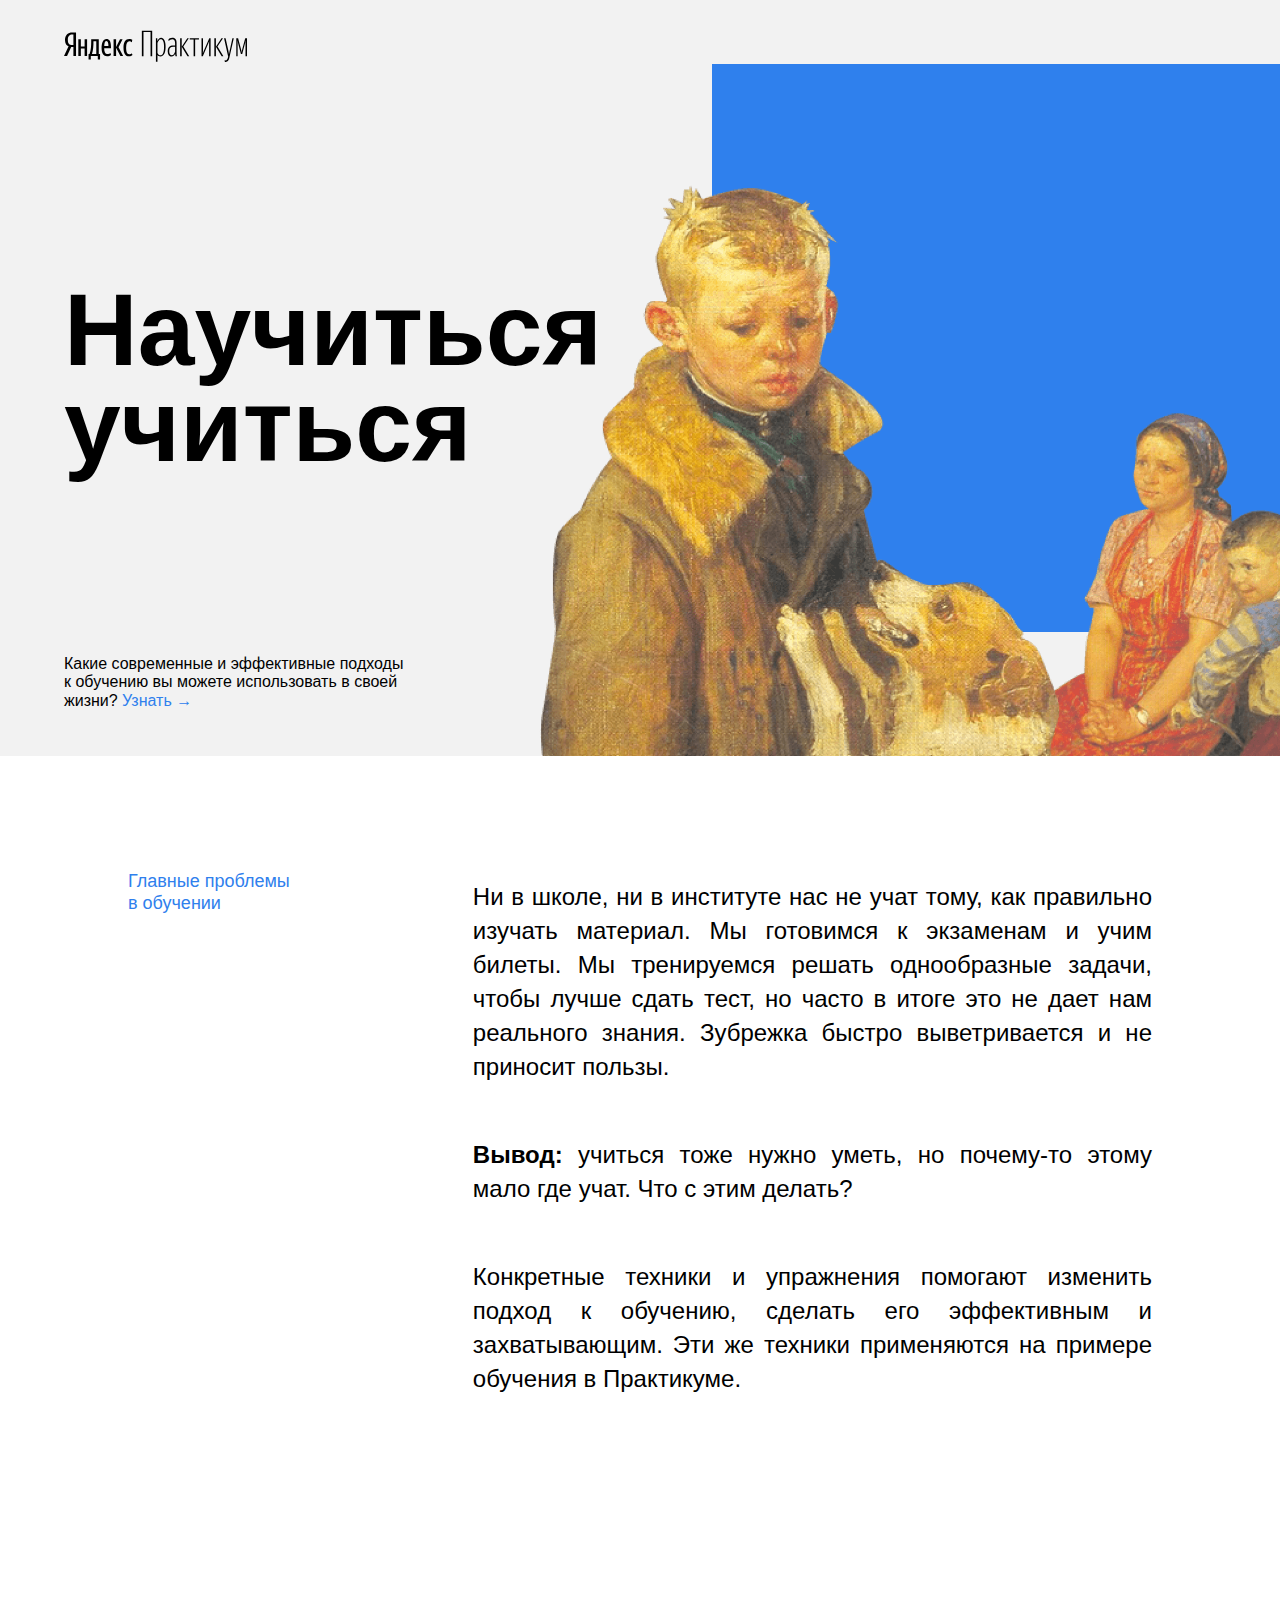
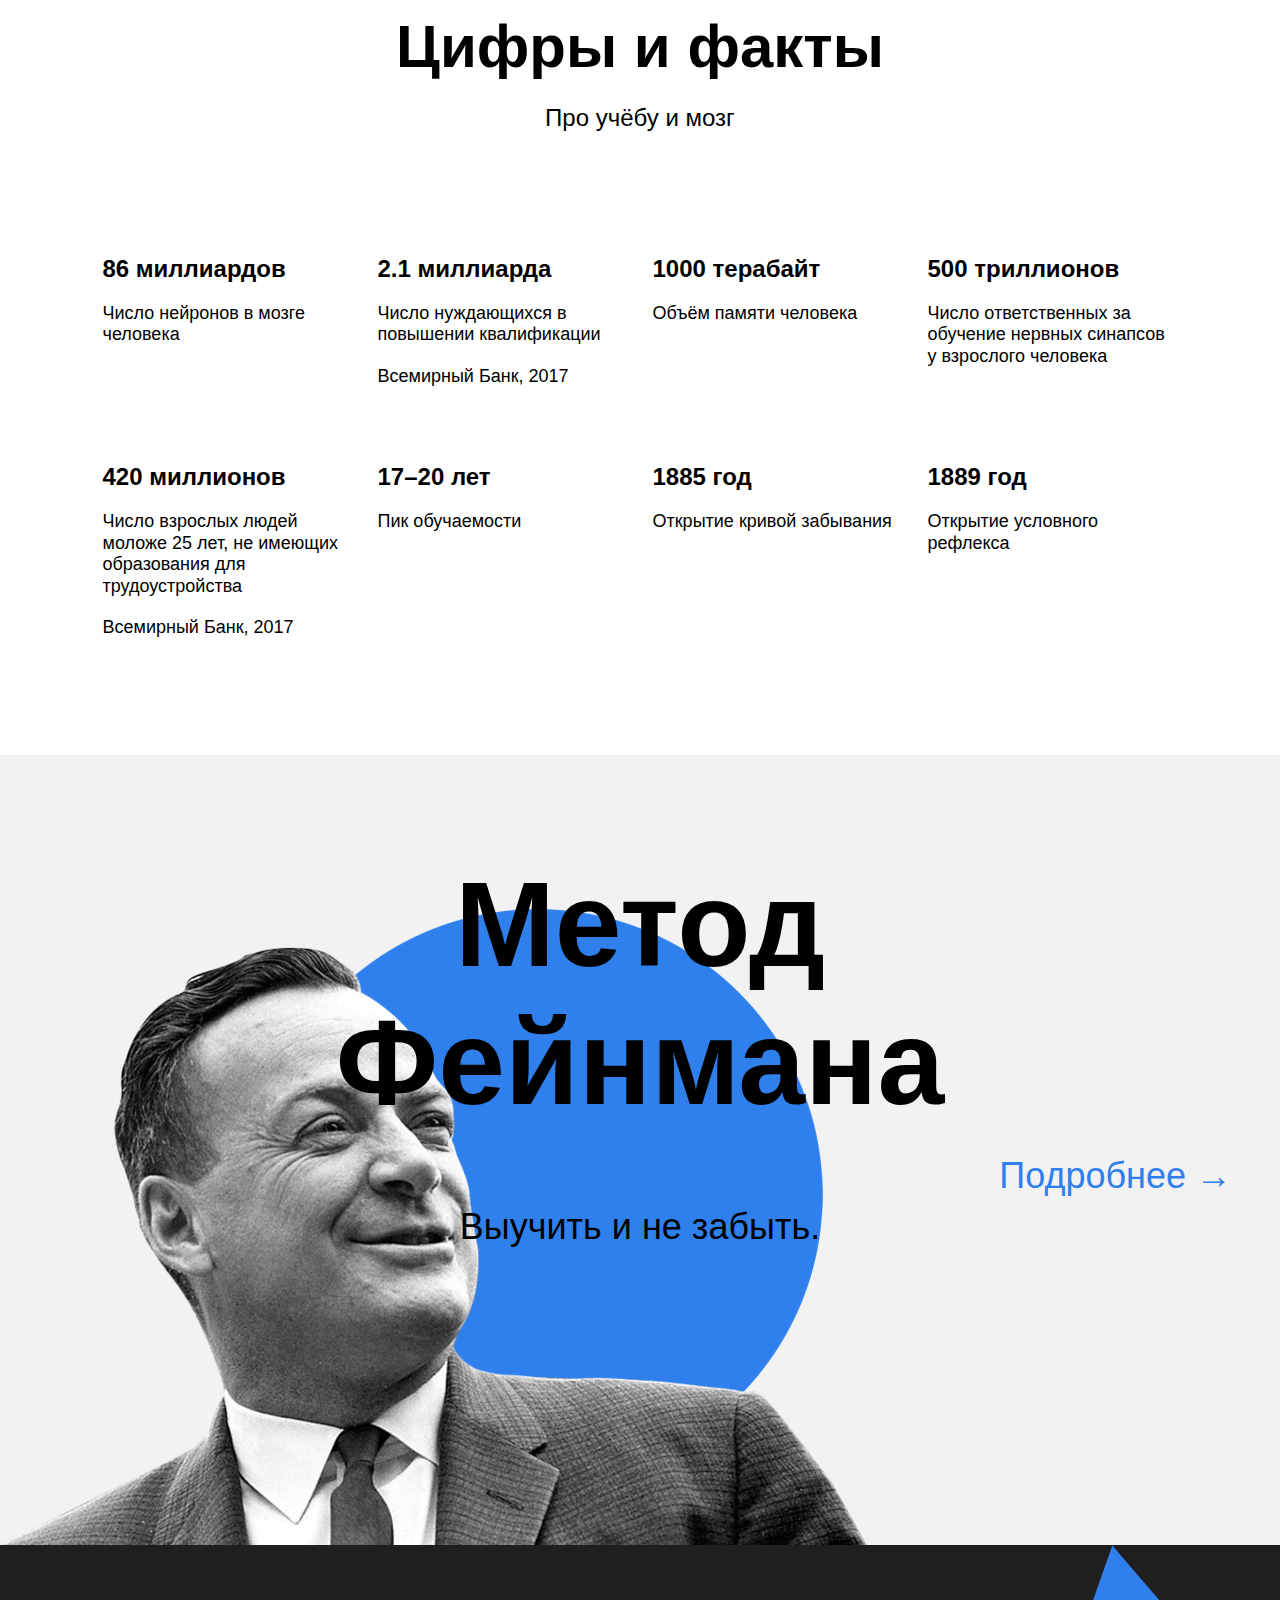
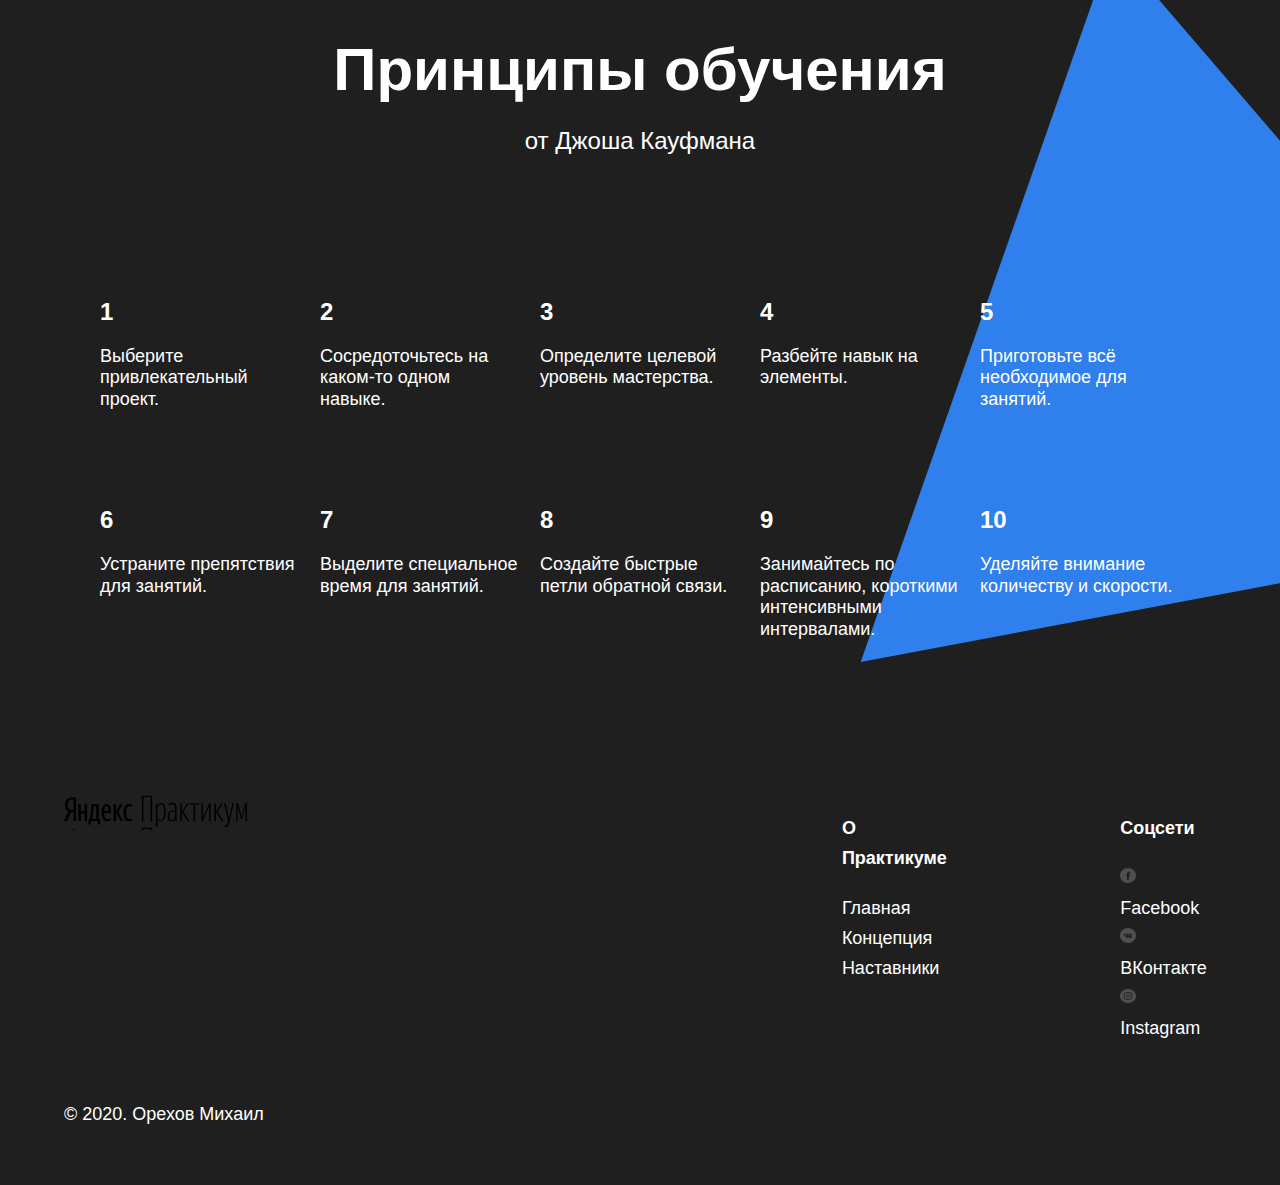
<file: index.html>
<!DOCTYPE html>
<html lang="ru">

<head>
  <meta charset="UTF-8">
  <meta name="viewport" content="width=device-width, initial-scale=1.0">
  <link rel="stylesheet" href="styles/normalize.css">
  <link rel="stylesheet" href="styles/style.css">
  <title>Научиться учиться</title>
</head>

<body>
  <div class="page">

    <!--Начало шапки сайта-->
    <header class="header">
      <div class="header__logo"></div>
      <h1 class="header__title">Научиться<br>учиться</h1>
      <div class="header__subtitle">
      <p>Какие современные и эффективные подходы<br>
        к обучению вы можете использовать в своей<br>
        жизни? <a href="#" class="header__link">Узнать &#8594;</a></p>
      </div>
      <div class="header__square-pic"></div>
      <img src="./images/header-image.png" alt="" class="header__main-illustration">
    </header>
    <!--Конец шапки сайта-->

    <!--Блок контента-->
    <main class="content">

      <!--Блок 1 description-->
      <section class="description">
        <div class="two-columns">
          <h2 class="two-columns__brif">Главные проблемы<br>
          в обучении</h2>
          <div class="two-columns__main-text">
            <div class="main-text__paragraph">
              <p class="main-text__paragraph_indent4">Ни в школе, ни в институте нас не учат тому, как правильно изучать материал. Мы
              готовимся к экзаменам и учим билеты. Мы тренируемся решать однообразные задачи,
              чтобы лучше сдать тест, но часто в итоге это не дает нам реального знания. Зубрежка
              быстро выветривается и не приносит пользы.</p>
              <p class="main-text__paragraph_indent5"><span class="two-columns__span-accent">Вывод:</span> учиться тоже нужно уметь, но почему-то этому мало где учат. Что с этим делать?</p>
              <p class="main-text__paragraph_indent5">Конкретные техники и упражнения помогают изменить подход к обучению, сделать его
              эффективным и захватывающим. Эти же техники применяются на примере обучения в
              Практикуме.</p>
            </div>
          </div>
        </div>
      </section>
      <!--Конец блока 1 description-->

      <!--Блок 2 digits-->
      <section class="digits">
        <h2 class="section-title">Цифры и факты</h2>
        <h3 class="section-subtitle">Про учёбу и мозг</h3>
        <div class="table">
          <ul class="table__cell">
            <li class="table_heading">86 миллиардов</li>
            <li class="table_text">Число нейронов в мозге человека</li>
          </ul>
          <ul class="table__cell">
            <li class="table_heading">2.1 миллиарда</li>
            <li class="table_text">Число нуждающихся в повышении квалификации
            <p class="table_text_title">Всемирный Банк, 2017</p></li>
          </ul>
          <ul class="table__cell">
            <li class="table_heading">1000 терабайт</li>
            <li class="table_text">Объём памяти человека</li>
          </ul>
          <ul class="table__cell">
            <li class="table_heading">500 триллионов</li>
            <li class="table_text">Число ответственных за обучение нервных синапсов у взрослого человека</li>
          </ul>
          <ul class="table__cell">
            <li class="table_heading">420 миллионов</li>
            <li class="table_text">Число взрослых людей моложе 25 лет, не имеющих образования для трудоустройства
              <p class="table_text_title">Всемирный Банк, 2017</p></li>
          </ul>
          <ul class="table__cell">
            <li class="table_heading">17–20 лет</li>
            <li class="table_text">Пик обучаемости</li>
          </ul>
          <ul class="table__cell">
            <li class="table_heading">1885 год</li>
            <li class="table_text">Открытие кривой забывания</li>
          </ul>
          <ul class="table__cell">
            <li class="table_heading">1889 год</li>
            <li class="table_text">Открытие условного рефлекса</li>
          </ul>
        </div>
      </section>
      <!--Конец блока 2 digits-->

      <!--Блок 3 feynman-->
      <section class="feynman">
        <h2 class="feynman_title">Метод<br> Фейнмана<br>
        <div class="feynman_subtitle">Выучить и не забыть.</div></h2>
        <a href="#" class="feynman_link">Подробнее &#8594;</a>
        <img src="./images/feynman.png" alt="" class="feynman_fon">
      </section>
      <!--Конец блока 3 feynman-->

      <!--Блок 4 kaufman-->
      <section class="kaufman">
        <h2 class="section-title section-title_theme_dark">Принципы обучения</h2>
        <h3 class="section-subtitle section-subtitle_theme_dark">от Джоша Кауфмана</h3>
        <div class="table table__theme_dark">
          <ul class="table__cell table__cell_theme_dark">
            <li class="table_heading">1</li>
            <li class="table_text">Выберите привлекательный проект.</li>
          </ul>
          <ul class="table__cell table__cell_theme_dark">
            <li class="table_heading">2</li>
            <li class="table_text">Сосредоточьтесь на каком-то одном навыке.</li>
          </ul>
          <ul class="table__cell table__cell_theme_dark">
            <li class="table_heading">3</li>
            <li class="table_text">Определите целевой уровень мастерства.</li>
          </ul>
          <ul class="table__cell table__cell_theme_dark">
            <li class="table_heading">4</li>
            <li class="table_text">Разбейте навык на элементы.</li>
          </ul>
          <ul class="table__cell table__cell_theme_dark">
            <li class="table_heading">5</li>
            <li class="table_text">Приготовьте всё необходимое для занятий.</li>
          </ul>
          <ul class="table__cell table__cell_theme_dark">
            <li class="table_heading">6</li>
            <li class="table_text">Устраните препятствия для занятий.</li>
          </ul>
          <ul class="table__cell table__cell_theme_dark">
            <li class="table_heading">7</li>
            <li class="table_text">Выделите специальное время для занятий.</li>
          </ul>
          <ul class="table__cell table__cell_theme_dark">
            <li class="table_heading">8</li>
            <li class="table_text">Создайте быстрые петли обратной связи.</li>
          </ul>
          <ul class="table__cell table__cell_theme_dark">
            <li class="table_heading">9</li>
            <li class="table_text">Занимайтесь по расписанию, короткими интенсивными интервалами.</li>
          </ul>
          <ul class="table__cell table__cell_theme_dark">
            <li class="table_heading">10</li>
            <li class="table_text">Уделяйте внимание количеству и скорости.</li>
          </ul>
        </div>
        <div class="kaufman_triangle"></div>
      </section>
      <!--Конец блока 4 kaufman-->

    </main>
    <!--Конец блока контента-->

    <!--Подвал сайта-->
    <footer class="footer">
      <div  class="footer_columns">
        <div class="footer_column_content_copyright">
          <div class="logo_place_footer"></div>
          <div class="footer_author">&copy; 2020. Орехов Михаил</div>
        </div>
        <div class="footer_column_content_info">
          <h3 class="footer_column-heading">О Практикуме</h3>
          <a href="#" class="footer_column-links">Главная</a><br>
          <a href="#" class="footer_column-links">Концепция</a><br>
          <a href="#" class="footer_column-links footer_column-links_end">Наставники</a>
        </div>
        <div class="footer_column_content_social">
          <h3  class="footer_column-heading">Соцсети</h3>
          <a href="#" class="footer_column-links"><img src="./images/facebook_color_white.svg" class="footer_social-icon" alt="">Facebook</a>
          <a href="#" class="footer_column-links"> <img src="./images/vk_color_white.svg" class="footer_social-icon" alt="">ВКонтакте</a>
          <a href="#" class="footer_column-links footer_column-links_end"> <img src="./images/instagram_color_white.svg" class="footer_social-icon" alt="">Instagram</a>
        </div>
      </div>
    </footer>
    <!--Конец подвала сайта-->

  </div>
</body>
</html>
</file>
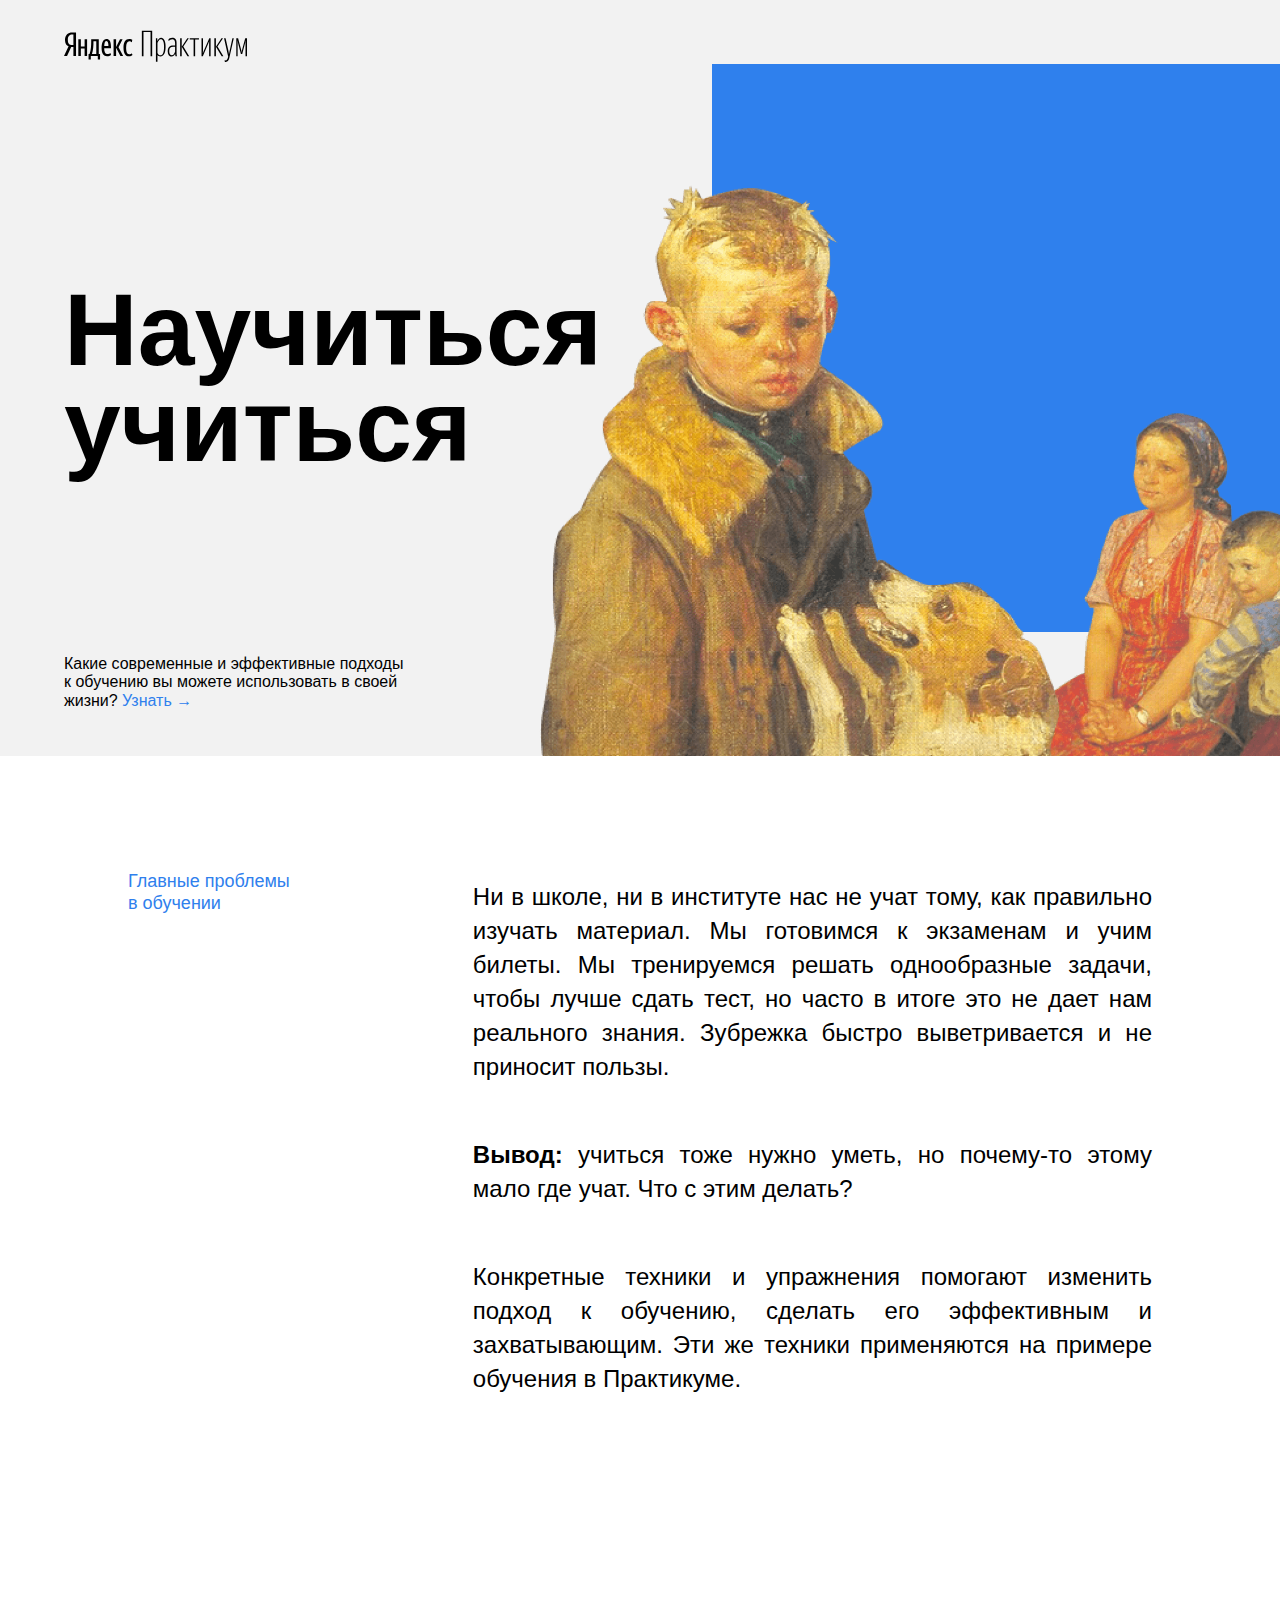
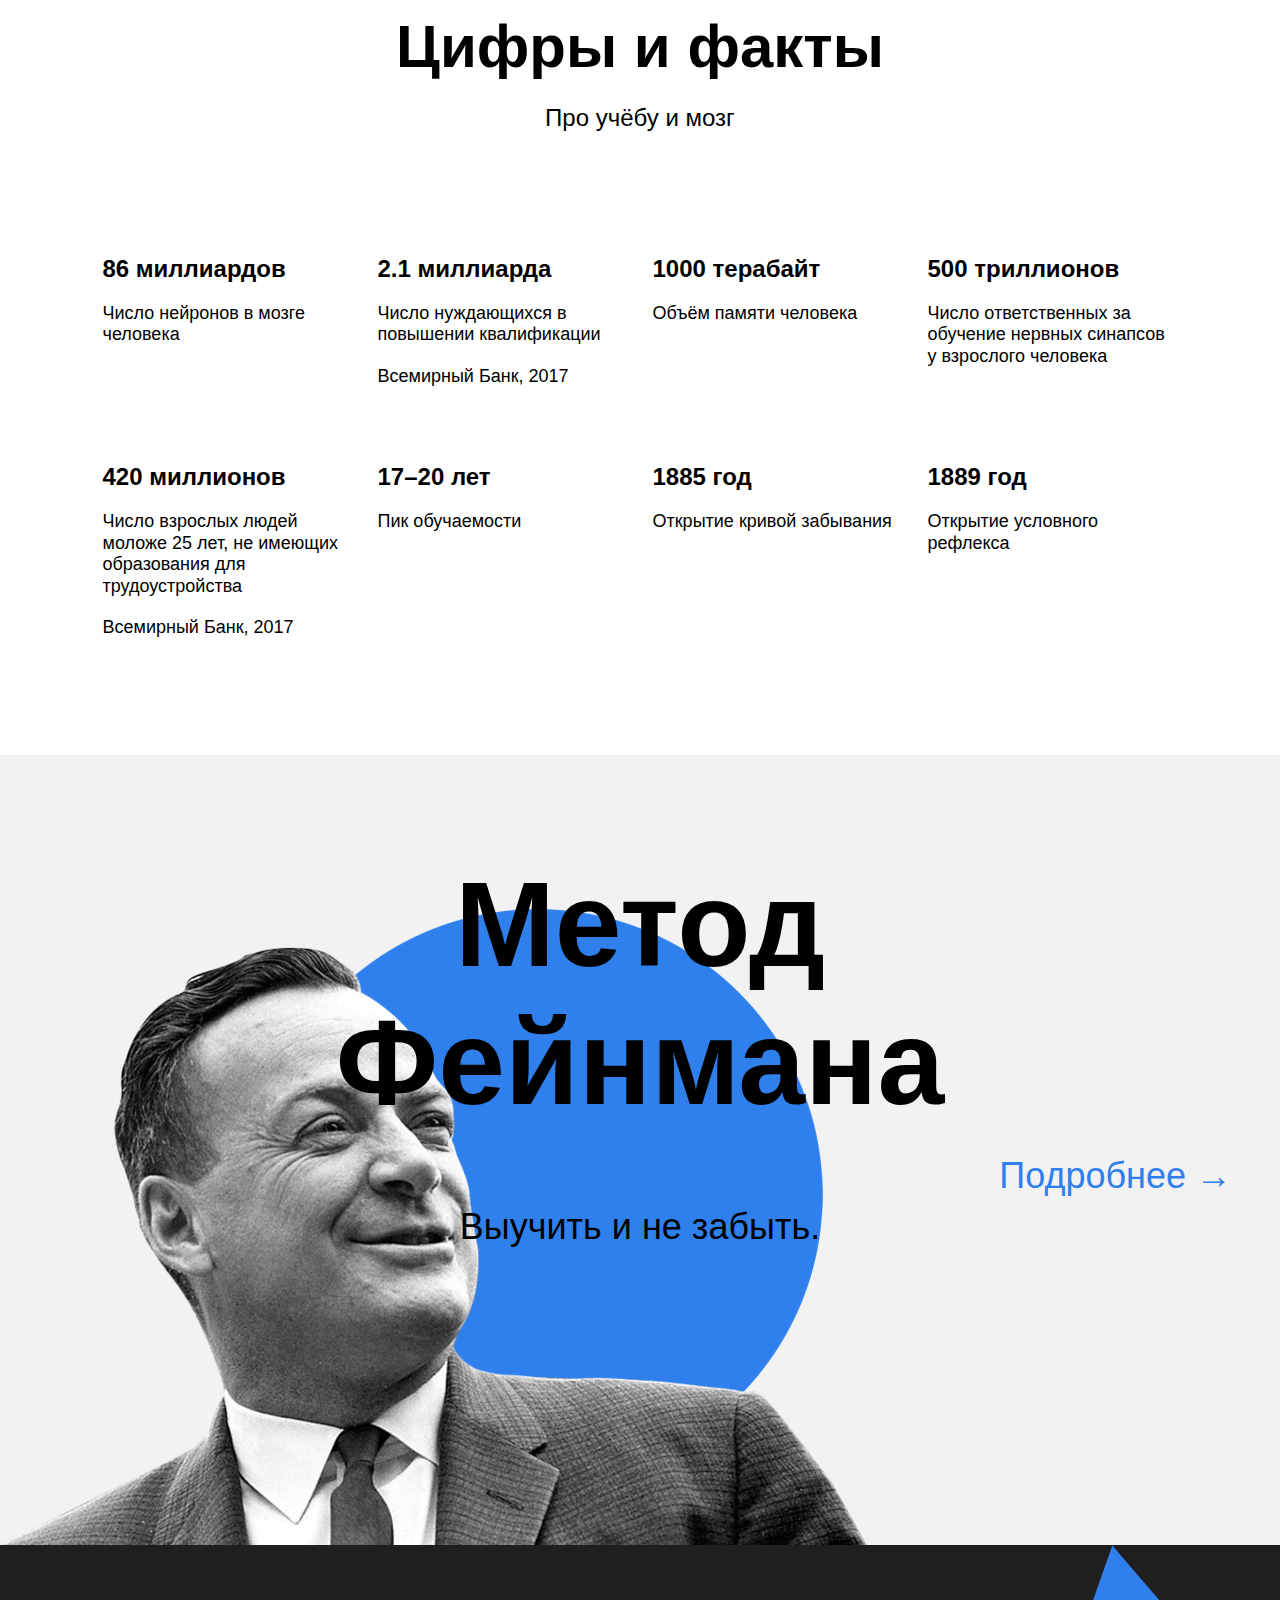
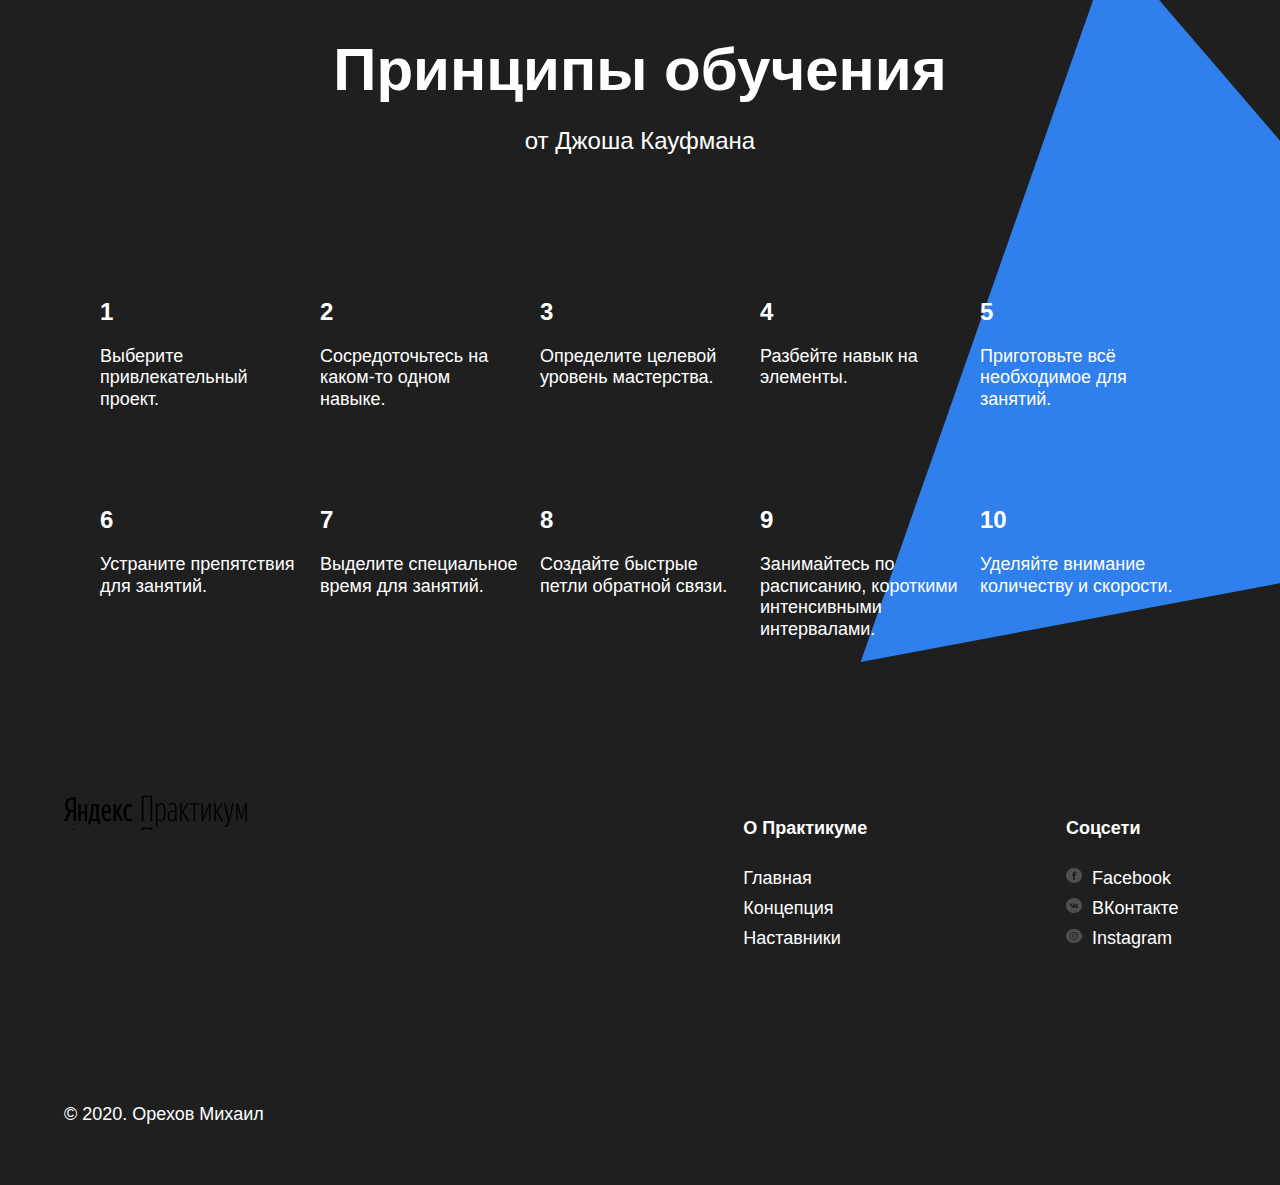
<file: how-to-learn-main/index.html>
<!DOCTYPE html>
<html lang="ru">

<head>
  <meta charset="UTF-8">
  <meta name="viewport" content="width=device-width, initial-scale=1.0">
  <link rel="stylesheet" href="styles/normalize.css">
  <link rel="stylesheet" href="styles/style.css">
  <title>Научиться учиться</title>
</head>

<body>
  <div class="page">

    <!--Начало шапки сайта-->
    <header class="header">
      <div class="header__logo"></div>
      <h1 class="header__title">Научиться<br>учиться</h1>
      <div class="header__subtitle">
      <p>Какие современные и эффективные подходы<br>
        к обучению вы можете использовать в своей<br>
        жизни? <a href="#" class="header__link">Узнать &#8594;</a></p>
      </div>
      <div class="header__square-pic"></div>
      <img src="./images/header-image.png" alt="" class="header__main-illustration">
    </header>
    <!--Конец шапки сайта-->

    <!--Блок контента-->
    <main class="content">

      <!--Блок 1 description-->
      <section class="description">
        <div class="two-columns">
          <h2 class="two-columns__brif">Главные проблемы<br>
          в обучении</h2>
          <div class="two-columns__main-text">
            <div class="main-text__paragraph">
              <p class="main-text__paragraph_indent4">Ни в школе, ни в институте нас не учат тому, как правильно изучать материал. Мы
              готовимся к экзаменам и учим билеты. Мы тренируемся решать однообразные задачи,
              чтобы лучше сдать тест, но часто в итоге это не дает нам реального знания. Зубрежка
              быстро выветривается и не приносит пользы.</p>
              <p class="main-text__paragraph_indent5"><span class="two-columns__span-accent">Вывод:</span> учиться тоже нужно уметь, но почему-то этому мало где учат. Что с этим делать?</p>
              <p class="main-text__paragraph_indent5">Конкретные техники и упражнения помогают изменить подход к обучению, сделать его
              эффективным и захватывающим. Эти же техники применяются на примере обучения в
              Практикуме.</p>
            </div>
          </div>
        </div>
      </section>
      <!--Конец блока 1 description-->

      <!--Блок 2 digits-->
      <section class="digits">
        <h2 class="section-title">Цифры и факты</h2>
        <h3 class="section-subtitle">Про учёбу и мозг</h3>
        <div class="table">
          <ul class="table__cell">
            <li class="table_heading">86 миллиардов</li>
            <li class="table_text">Число нейронов в мозге человека</li>
          </ul>
          <ul class="table__cell">
            <li class="table_heading">2.1 миллиарда</li>
            <li class="table_text">Число нуждающихся в повышении квалификации
            <p class="table_text_title">Всемирный Банк, 2017</p></li>
          </ul>
          <ul class="table__cell">
            <li class="table_heading">1000 терабайт</li>
            <li class="table_text">Объём памяти человека</li>
          </ul>
          <ul class="table__cell">
            <li class="table_heading">500 триллионов</li>
            <li class="table_text">Число ответственных за обучение нервных синапсов у взрослого человека</li>
          </ul>
          <ul class="table__cell">
            <li class="table_heading">420 миллионов</li>
            <li class="table_text">Число взрослых людей моложе 25 лет, не имеющих образования для трудоустройства
              <p class="table_text_title">Всемирный Банк, 2017</p></li>
          </ul>
          <ul class="table__cell">
            <li class="table_heading">17–20 лет</li>
            <li class="table_text">Пик обучаемости</li>
          </ul>
          <ul class="table__cell">
            <li class="table_heading">1885 год</li>
            <li class="table_text">Открытие кривой забывания</li>
          </ul>
          <ul class="table__cell">
            <li class="table_heading">1889 год</li>
            <li class="table_text">Открытие условного рефлекса</li>
          </ul>
        </div>
      </section>
      <!--Конец блока 2 digits-->

      <!--Блок 3 feynman-->
      <section class="feynman">
        <h2 class="feynman_title">Метод<br> Фейнмана<br>
        <div class="feynman_subtitle">Выучить и не забыть.</div></h2>
        <a href="#" class="feynman_link">Подробнее &#8594;</a>
        <img src="./images/feynman.png" alt="" class="feynman_fon">
      </section>
      <!--Конец блока 3 feynman-->

      <!--Блок 4 kaufman-->
      <section class="kaufman">
        <h2 class="section-title section-title_theme_dark">Принципы обучения</h2>
        <h3 class="section-subtitle section-subtitle_theme_dark">от Джоша Кауфмана</h3>
        <div class="table table__theme_dark">
          <ul class="table__cell table__cell_theme_dark">
            <li class="table_heading">1</li>
            <li class="table_text">Выберите привлекательный проект.</li>
          </ul>
          <ul class="table__cell table__cell_theme_dark">
            <li class="table_heading">2</li>
            <li class="table_text">Сосредоточьтесь на каком-то одном навыке.</li>
          </ul>
          <ul class="table__cell table__cell_theme_dark">
            <li class="table_heading">3</li>
            <li class="table_text">Определите целевой уровень мастерства.</li>
          </ul>
          <ul class="table__cell table__cell_theme_dark">
            <li class="table_heading">4</li>
            <li class="table_text">Разбейте навык на элементы.</li>
          </ul>
          <ul class="table__cell table__cell_theme_dark">
            <li class="table_heading">5</li>
            <li class="table_text">Приготовьте всё необходимое для занятий.</li>
          </ul>
          <ul class="table__cell table__cell_theme_dark">
            <li class="table_heading">6</li>
            <li class="table_text">Устраните препятствия для занятий.</li>
          </ul>
          <ul class="table__cell table__cell_theme_dark">
            <li class="table_heading">7</li>
            <li class="table_text">Выделите специальное время для занятий.</li>
          </ul>
          <ul class="table__cell table__cell_theme_dark">
            <li class="table_heading">8</li>
            <li class="table_text">Создайте быстрые петли обратной связи.</li>
          </ul>
          <ul class="table__cell table__cell_theme_dark">
            <li class="table_heading">9</li>
            <li class="table_text">Занимайтесь по расписанию, короткими интенсивными интервалами.</li>
          </ul>
          <ul class="table__cell table__cell_theme_dark">
            <li class="table_heading">10</li>
            <li class="table_text">Уделяйте внимание количеству и скорости.</li>
          </ul>
        </div>
        <div class="kaufman_triangle"></div>
      </section>
      <!--Конец блока 4 kaufman-->

    </main>
    <!--Конец блока контента-->

    <!--Подвал сайта-->
    <footer class="footer">
      <div  class="footer_columns">
        <div class="footer_column_content_copyright">
          <div class="logo_place_footer"></div>
          <div class="footer_author">&copy; 2020. Орехов Михаил</div>
        </div>
        <nav class="footer_column_content_info">
          <h3 class="footer_column-heading">О Практикуме</h3>
          <a href="#" class="footer_column-links">Главная</a><br>
          <a href="#" class="footer_column-links">Концепция</a><br>
          <a href="#" class="footer_column-links footer_column-links_end">Наставники</a>
        </nav>
        <nav class="footer_column_content_social">
          <h3  class="footer_column-heading">Соцсети</h3>
          <a href="#" class="footer_column-links"><img src="./images/facebook_color_white.svg" class="footer_social-icon" alt="">Facebook</a>
          <a href="#" class="footer_column-links"> <img src="./images/vk_color_white.svg" class="footer_social-icon" alt="">ВКонтакте</a>
          <a href="#" class="footer_column-links footer_column-links_end"> <img src="./images/instagram_color_white.svg" class="footer_social-icon" alt="">Instagram</a>
        </nav>
      </div>
    </footer>
    <!--Конец подвала сайта-->

  </div>
</body>
</html>
</file>
<file: styles/style.css>
.page {
  min-width: 1100px;
  /* мы ещё не умеем делать мобильную версию сайта, */
  /* поэтому выше установлена минимальная ширина страницы */
  max-width: 1600px;
  /* выше установили ограничение по максимальной ширине */
  margin: 0 auto;
  /* выше для экранов больше 1600px отцентрировали весь контент */
  font-family: 'Helvetica Neue', Arial, sans-serif;
}

/*Шапка сайта*/
.header {
  min-height: 600px;
  height: 756px;
  display: flex;
  position: relative;
  background-color: #f2f2f2;
  /* выше установили ограничения для секции */
}

.header__logo {
  width: 183px;
  height: 32px;
  background-image: url(../images/logo_place_header.svg);
  background-repeat: no-repeat;
  position: absolute;
  top:30px;
  left: 64px;
  z-index: 1;
}

.header__title {
  display: flex;
  align-self: center;
  width: 730px;
  position: absolute;
  left: 64px;
  font-weight: bold;
  font-size: 102px;
  line-height: 96px;
  z-index: 1;
}

.header__subtitle {
  width: 388px;
  position: absolute;
  bottom: 30px;
  left: 64px;
  z-index: 1;
}

.header__link {
  color: #2f80ed;
  text-decoration: none;
}

.header__main-illustration {
  width: 765px;
  height: 608px;
  background-size: cover;
  position: absolute;
  bottom: 0;
  right: 0;
}

/* ниже мы привели пример двух селекторов, чтобы вы вспомнили запись элемента */
.header__square-pic {
  height: 568px;
  width: 568px;
  background-color: #2f80ed;
  background-repeat: no-repeat;
  position: absolute;
  top: 64px;
  right: 0;
  z-index: 0;
}

/*Секция 1 description*/
.description {
  display: flex;
  align-items: center;
  flex-direction: column;
  justify-content: flex-end;
  min-height: 756px;
  max-height: 756px;
  min-width: 1100px;
  max-width: 1600px;
}


.two-columns {
  width: 80%;
  min-height: 500px;
  max-height: 100%;
  min-width: 784px;
  display: flex;
  flex-direction: row;
  margin-top: 100px;
  margin-bottom: 100px;
}

.two-columns__brif {
  width: 175px;
  min-width: 175px;
  color: #2f80ed;
  font-size: 18px;
  line-height: 1.2;
  font-weight: normal;
  display: flex;
  flex-direction: column;
  justify-content: flex-start;
}

.two-columns__main-text {
  font-size: 24px;
  line-height: 34px;
  font-weight: normal;
}

.two-columns__span-accent {
  font-weight: bold;
}

.main-text__paragraph {
  display: flex;
  flex-direction: column;
  justify-content: flex-end;
  width: 80%;
  margin-left: 20%;
}

.main-text__paragraph_indent4 {
  justify-content: flex-start;
  text-align: justify;
}

.main-text__paragraph_indent5 {
  margin-top: 30px;
  text-align: justify;
}

/*Секция 2 digits*/
.digits {
  max-height: 756px;
}

.section-title {
  display: flex;
  flex-direction: row;
  justify-content: center;
  margin: 100px 20% 0 20%;
  width: 60%;
  font-size: 60px;
  line-height: 1.15;
  font-weight: bold;
}

.section-subtitle {
  flex-direction: row;
  justify-content: center;
  margin: 20px 20% 0 20%;
  width: 60%;
  display: flex;
  font-size: 24px;
  line-height: 34px;
  font-weight: normal;
}

.table {
  display: flex;
  flex-wrap: wrap;
  justify-content: space-around;
  flex-direction: row;
  align-items: stretch;
  align-self: flex-start;
  margin: auto;
  margin-bottom: 100px;
  margin-top: 60px;
  width: 1100px;
}

.table__cell {
  display: flex;
  flex-direction: column;
  justify-content: flex-start;
  width: 250px;
  max-width: 250px;
  min-height: 100px;
  padding: 0px;
  margin-top: 60px;
}

.table_heading {
  font-size: 24px;
  line-height: 1.15;
  font-weight: bold;
  display: flex;
  flex-direction: column;
  justify-content: flex-start;

}

.table_text {
  font-size: 18px;
  line-height: 1.2;
  font-weight: normal;
  margin-top: 20px;
  display: flex;
  flex-direction: column;
  justify-content: flex-start;
}

.table_text_title {
  margin-top: 20px;
  margin-bottom: 0;
}

/*Секция 3 feynman*/
.feynman {
  background-color: #f2f2f2;
  min-height: 790px;
  position: relative;
  display: flex;
  flex-direction: row;
  justify-content: center;
}

.feynman_title {
  margin-top: 100px;
  z-index: 1;
  text-align: center;
  flex-direction: row;
  font-size: 120px;
  line-height: 1.15;
  font-weight: bold;
  width: 648px;
}

.feynman_subtitle {
  margin-top: 70px;
  font-size: 36px;
  line-height: 51px;
  font-weight: normal;
}

.feynman_link {
  color: #2f80ed;
  text-decoration: none;
  position: absolute;
  top: 50%;
  right: 48px;
  font-size: 36px;
  line-height: 51px;
  font-weight: normal;
}

.feynman_fon {
  width: 867px;
  height: 637px;
  background-size: cover;
  position: absolute;
  bottom: 0;
  left: 0;
}

/*Секция 4 kaufman*/
.kaufman {
  min-height: 756px;
  max-height: 790px;
  min-width: 1100px;
  max-width: 1600px;
  background-color:  #1f1f1f;
  overflow: hidden;
  position: relative;
}

.section-title_theme_dark {
  margin-top: 90px;
  color: white;
  z-index: 2;
}

.section-subtitle_theme_dark {
  color: white;
  z-index: 2;
}

.table__theme_dark {
  margin-bottom: 90px;
}

/* и элемента с модификатором вида ключ-значение */
.table__cell_theme_dark {
  width: 200px;
  color: white;
  margin-right: 0;
  margin-top: 80px;
  z-index: 2;
}

.kaufman_triangle {
  background-image: url(../images/kaufman-triangle.svg);
  position: absolute;
  right: -210px;
  top: 0px;
  height: 877px;
  width: 877px;
  z-index: 1;
}

/*Подвал сайта*/
.footer {
  min-height: 350px;
  max-height: 550px;
  display: flex;
  align-items: center;
  flex-direction: column;
  background-color: #1f1f1f;
}

.footer_columns {
  display: flex;
  width: 90%;
  margin-top: 60px;
  margin-bottom: 40px;
  min-height: 350px;
}

.footer_column_content_copyright {
  display: flex;
  flex-direction: column;
  justify-content: space-between;
  flex-basis: 711px;
}

.footer_author {
  font-size: 18px;
  line-height: 25px;
  font-weight: normal;
  margin-top: 18px;
  margin-bottom: 18px;
  color: white;
}

.logo_place_footer {
  width: 183px;
  height: 35px;
  background-image: url(../images/logo_place_header.svg);
  display: flex;
  justify-content: flex-start;
}

.footer_column-heading {
  margin-bottom: 20px;
  font-size: 18px;
  line-height: 30px;
  font-weight: bold;
  color: white;
  display: flex;
  justify-content: flex-start;
}

.footer_column-links {
  font-size: 18px;
  line-height: 30px;
  font-weight: normal;
  text-decoration: none;
  color: white;
}

.footer_column_content_info {
  padding-left: 15%;
}

.footer_column_content_social {
  display: flex;
  flex-direction: column;
  justify-content: flex-start;
  align-items: flex-start;
  margin-left: 15%;
}

.footer_social-icon {
  width: 16px;
  height: 16px;
  padding-right: 10px;
}

 .footer_column-links_end {
   margin-bottom: 18px;
 }
</file>
<file: how-to-learn-main/styles/style.css>
.page {
  min-width: 1100px;
  /* мы ещё не умеем делать мобильную версию сайта, */
  /* поэтому выше установлена минимальная ширина страницы */
  max-width: 1600px;
  /* выше установили ограничение по максимальной ширине */
  margin: 0 auto;
  /* выше для экранов больше 1600px отцентрировали весь контент */
  font-family: 'Helvetica Neue', Arial, sans-serif;
}

/*Шапка сайта*/
.header {
  min-height: 600px;
  height: 756px;
  display: flex;
  position: relative;
  background-color: #f2f2f2;
  /* выше установили ограничения для секции */
}

.header__logo {
  width: 183px;
  height: 32px;
  background-image: url(../images/logo_place_header.svg);
  background-repeat: no-repeat;
  position: absolute;
  top:30px;
  left: 64px;
  z-index: 1;
}

.header__title {
  display: flex;
  align-self: center;
  width: 730px;
  position: absolute;
  left: 64px;
  font-weight: bold;
  font-size: 102px;
  line-height: 96px;
  z-index: 1;
}

.header__subtitle {
  width: 388px;
  position: absolute;
  bottom: 30px;
  left: 64px;
  z-index: 1;
}

.header__link {
  color: #2f80ed;
  text-decoration: none;
}

.header__main-illustration {
  width: 765px;
  height: 608px;
  background-size: cover;
  position: absolute;
  bottom: 0;
  right: 0;
}

/* ниже мы привели пример двух селекторов, чтобы вы вспомнили запись элемента */
.header__square-pic {
  height: 568px;
  width: 568px;
  background-color: #2f80ed;
  background-repeat: no-repeat;
  position: absolute;
  top: 64px;
  right: 0;
  z-index: 0;
}

/*Секция 1 description*/
.description {
  display: flex;
  align-items: center;
  flex-direction: column;
  justify-content: flex-end;
  min-height: 756px;
  max-height: 756px;
  min-width: 1100px;
  max-width: 1600px;
}


.two-columns {
  width: 80%;
  min-height: 500px;
  max-height: 100%;
  min-width: 784px;
  display: flex;
  flex-direction: row;
  margin-top: 100px;
  margin-bottom: 100px;
}

.two-columns__brif {
  width: 175px;
  min-width: 175px;
  color: #2f80ed;
  font-size: 18px;
  line-height: 1.2;
  font-weight: normal;
  display: flex;
  flex-direction: column;
  justify-content: flex-start;
}

.two-columns__main-text {
  font-size: 24px;
  line-height: 34px;
  font-weight: normal;
}

.two-columns__span-accent {
  font-weight: bold;
}

.main-text__paragraph {
  display: flex;
  flex-direction: column;
  justify-content: flex-end;
  width: 80%;
  margin-left: 20%;
}

.main-text__paragraph_indent4 {
  justify-content: flex-start;
  text-align: justify;
}

.main-text__paragraph_indent5 {
  margin-top: 30px;
  text-align: justify;
}

/*Секция 2 digits*/
.digits {
  max-height: 756px;
}

.section-title {
  display: flex;
  flex-direction: row;
  justify-content: center;
  margin: 100px 20% 0 20%;
  width: 60%;
  font-size: 60px;
  line-height: 1.15;
  font-weight: bold;
}

.section-subtitle {
  flex-direction: row;
  justify-content: center;
  margin: 20px 20% 0 20%;
  width: 60%;
  display: flex;
  font-size: 24px;
  line-height: 34px;
  font-weight: normal;
}

.table {
  display: flex;
  flex-wrap: wrap;
  justify-content: space-around;
  flex-direction: row;
  align-items: stretch;
  align-self: flex-start;
  margin: auto;
  margin-bottom: 100px;
  margin-top: 60px;
  width: 1100px;
}

.table__cell {
  display: flex;
  flex-direction: column;
  justify-content: flex-start;
  width: 250px;
  max-width: 250px;
  min-height: 100px;
  padding: 0px;
  margin-top: 60px;
}

.table_heading {
  font-size: 24px;
  line-height: 1.15;
  font-weight: bold;
  display: flex;
  flex-direction: column;
  justify-content: flex-start;

}

.table_text {
  font-size: 18px;
  line-height: 1.2;
  font-weight: normal;
  margin-top: 20px;
  display: flex;
  flex-direction: column;
  justify-content: flex-start;
}

.table_text_title {
  margin-top: 20px;
  margin-bottom: 0;
}

/*Секция 3 feynman*/
.feynman {
  background-color: #f2f2f2;
  min-height: 790px;
  position: relative;
  display: flex;
  flex-direction: row;
  justify-content: center;
}

.feynman_title {
  margin-top: 100px;
  z-index: 1;
  text-align: center;
  flex-direction: row;
  font-size: 120px;
  line-height: 1.15;
  font-weight: bold;
  width: 648px;
}

.feynman_subtitle {
  margin-top: 70px;
  font-size: 36px;
  line-height: 51px;
  font-weight: normal;
}

.feynman_link {
  color: #2f80ed;
  text-decoration: none;
  position: absolute;
  top: 50%;
  right: 48px;
  font-size: 36px;
  line-height: 51px;
  font-weight: normal;
}

.feynman_fon {
  width: 867px;
  height: 637px;
  background-size: cover;
  position: absolute;
  bottom: 0;
  left: 0;
}

/*Секция 4 kaufman*/
.kaufman {
  min-height: 756px;
  max-height: 790px;
  min-width: 1100px;
  max-width: 1600px;
  background-color:  #1f1f1f;
  overflow: hidden;
  position: relative;
}

.section-title_theme_dark {
  margin-top: 90px;
  color: white;
  z-index: 2;
}

.section-subtitle_theme_dark {
  color: white;
  z-index: 2;
}

.table__theme_dark {
  margin-bottom: 90px;
}

/* и элемента с модификатором вида ключ-значение */
.table__cell_theme_dark {
  width: 200px;
  color: white;
  margin-right: 0;
  margin-top: 80px;
  z-index: 2;
}

.kaufman_triangle {
  background-image: url(../images/kaufman-triangle.svg);
  position: absolute;
  right: -210px;
  top: 0px;
  height: 877px;
  width: 877px;
  z-index: 1;
}

/*Подвал сайта*/
.footer {
  min-height: 350px;
  max-height: 550px;
  display: flex;
  align-items: center;
  flex-direction: column;
  background-color: #1f1f1f;
}

.footer_columns {
  display: flex;
  width: 90%;
  margin-top: 60px;
  margin-bottom: 40px;
  min-height: 350px;
}

.footer_column_content_copyright {
  display: flex;
  flex-direction: column;
  justify-content: space-between;
  flex-basis: 711px;
}

.footer_author {
  font-size: 18px;
  line-height: 25px;
  font-weight: normal;
  margin-top: 18px;
  margin-bottom: 18px;
  color: white;
}

.logo_place_footer {
  width: 183px;
  height: 35px;
  background-image: url(../images/logo_place_header.svg);
  display: flex;
  justify-content: flex-start;
}

.footer_column-heading {
  margin-bottom: 20px;
  font-size: 18px;
  line-height: 30px;
  font-weight: bold;
  color: white;
  display: flex;
  justify-content: flex-start;
  min-width: 150px;
}

.footer_column-links {
  font-size: 18px;
  line-height: 30px;
  font-weight: normal;
  text-decoration: none;
  color: white;
}

.footer_column_content_info {
  padding-left: 15%;
  min-width: 150px;
}

.footer_column_content_social {
  display: flex;
  flex-direction: column;
  justify-content: flex-start;
  align-items: flex-start;
  margin-left: 15%;
}

.footer_social-icon {
  width: 16px;
  height: 16px;
  padding-right: 10px;
}

 .footer_column-links_end {
   margin-bottom: 18px;
 }
</file>
